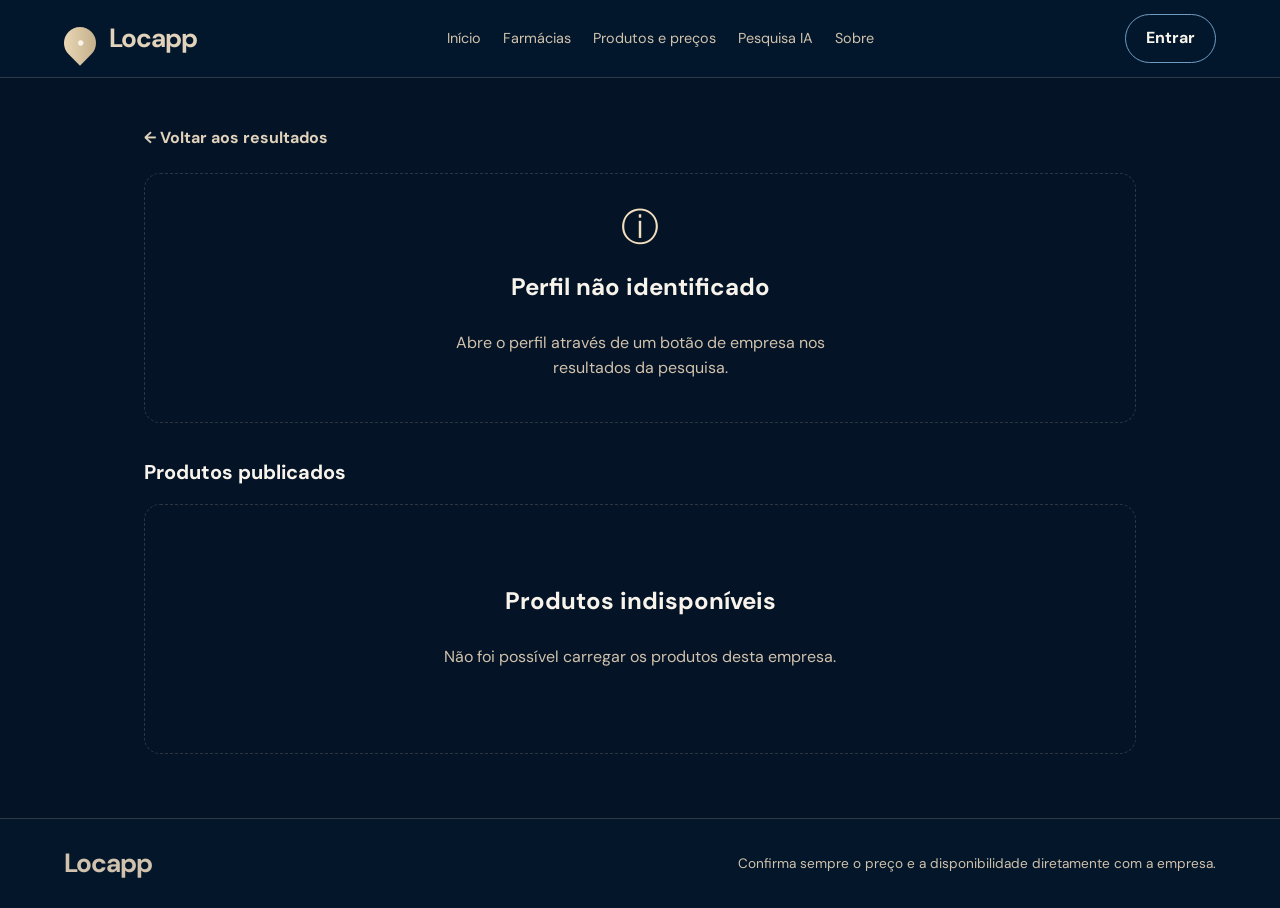
<file: pages/empresa.html>
<!DOCTYPE html>
<html lang="pt">
<head>
  <meta charset="UTF-8">
  <meta name="viewport" content="width=device-width, initial-scale=1.0">
  <meta name="theme-color" content="#041326">
  <link rel="icon" type="image/svg+xml" href="../favicon.svg?v=1">
  <link rel="alternate icon" href="../favicon.svg?v=1">
  <title>Perfil da empresa | Locapp</title>
  <link rel="stylesheet" href="../css/styles.css">
  <link rel="stylesheet" href="../css/pages.css">
  <link rel="stylesheet" href="../css/responsive.css">
  <link rel="stylesheet" href="../css/empresa.css">
</head>
<body>
  <header class="site-header">
    <a class="brand" href="../index.html"><span class="brand-pin">●</span> Locapp</a>
    <button class="menu-toggle" aria-label="Abrir menu">☰</button>
    <nav class="main-nav">
      <a href="../index.html">Início</a>
      <a href="farmacias.html">Farmácias</a>
      <a href="produtos.html">Produtos e preços</a>
      <a href="pesquisa-ia.html">Pesquisa IA</a>
      <a href="sobre.html">Sobre</a>
    </nav>
    <div class="header-actions"><a class="btn btn-outline" href="entrar.html">Entrar</a></div>
  </header>

  <main class="page-wrap company-page">
    <a class="company-back" href="javascript:history.back()">← Voltar aos resultados</a>
    <section id="company-profile" class="company-profile" aria-live="polite">
      <div class="empty-state wide"><span>⌕</span><h2>A carregar perfil…</h2><p>A consultar a empresa e os seus produtos publicados.</p></div>
    </section>
    <section class="company-products-section">
      <div class="section-heading"><h2>Produtos publicados</h2><span id="company-product-count" class="company-count"></span></div>
      <div id="company-products" class="product-grid">
        <div class="empty-state wide"><h2>A carregar produtos…</h2></div>
      </div>
    </section>
  </main>

  <footer class="site-footer"><a class="brand" href="../index.html">Locapp</a><p>Confirma sempre o preço e a disponibilidade diretamente com a empresa.</p></footer>
  <script src="../js/config.js"></script>
  <script src="../js/main.js"></script>
  <script src="../js/empresa.js"></script>
</body>
</html>
</file>
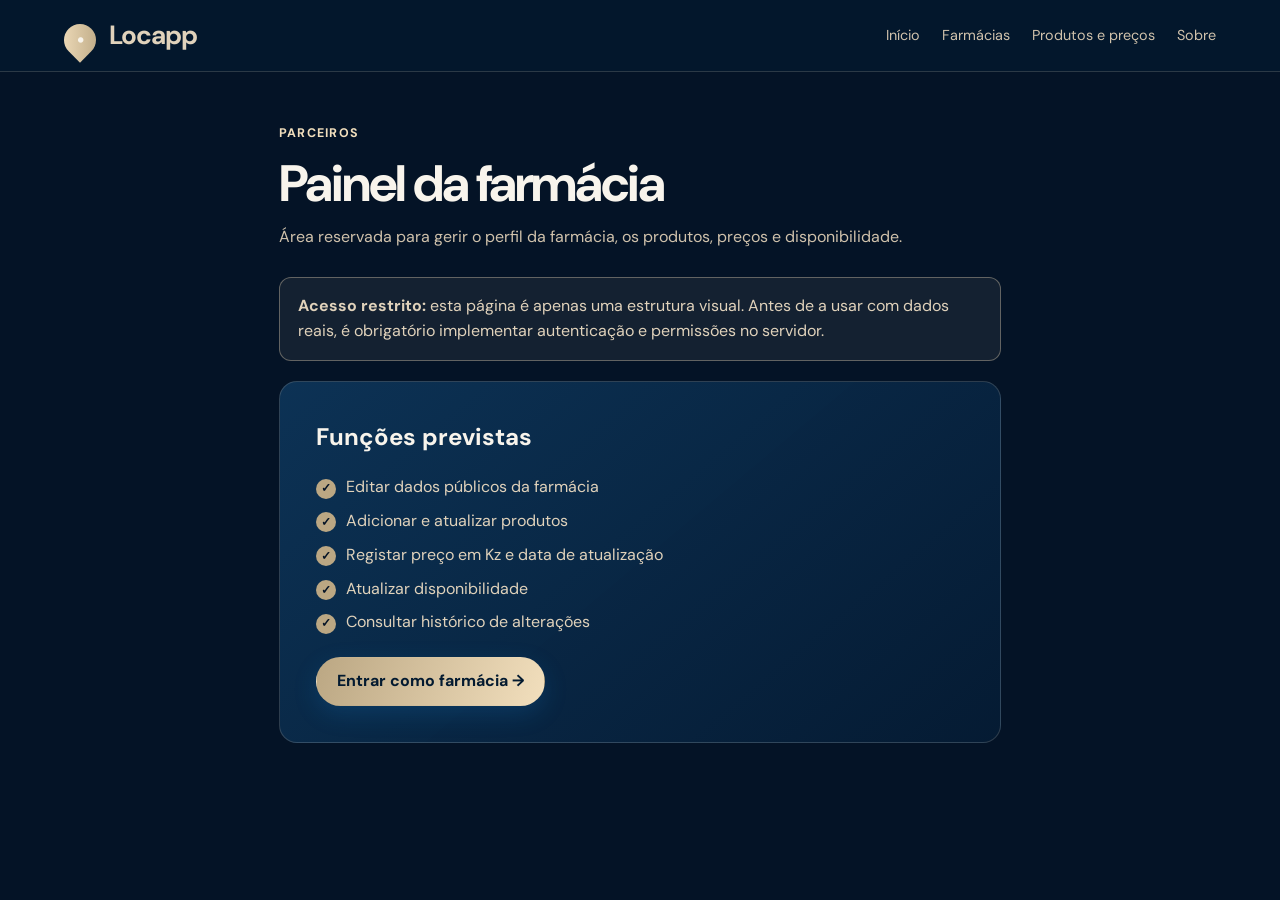
<file: pages/painel-farmacia.html>
<!DOCTYPE html>
<html lang="pt"><head><meta charset="UTF-8"><meta name="viewport" content="width=device-width, initial-scale=1.0">
  <link rel="icon" type="image/svg+xml" href="../favicon.svg?v=1">
  <link rel="alternate icon" href="../favicon.svg?v=1"><title>Painel da farmácia | Locapp</title><link rel="stylesheet" href="../css/styles.css"><link rel="stylesheet" href="../css/pages.css"><link rel="stylesheet" href="../css/responsive.css"></head><body>
<header class="site-header"><a class="brand" href="../index.html"><span class="brand-pin">●</span> Locapp</a><nav class="main-nav"><a href="../index.html">Início</a><a href="farmacias.html">Farmácias</a><a href="produtos.html">Produtos e preços</a><a href="sobre.html">Sobre</a></nav></header>
<main class="page-wrap narrow"><div class="page-intro"><span class="eyebrow">PARCEIROS</span><h1>Painel da farmácia</h1><p>Área reservada para gerir o perfil da farmácia, os produtos, preços e disponibilidade.</p></div><div class="notice"><strong>Acesso restrito:</strong> esta página é apenas uma estrutura visual. Antes de a usar com dados reais, é obrigatório implementar autenticação e permissões no servidor.</div><div class="content-card"><h2>Funções previstas</h2><ul class="check-list"><li>Editar dados públicos da farmácia</li><li>Adicionar e atualizar produtos</li><li>Registar preço em Kz e data de atualização</li><li>Atualizar disponibilidade</li><li>Consultar histórico de alterações</li></ul><a class="btn btn-blue" href="entrar.html?tipo=farmacia">Entrar como farmácia →</a></div></main><script src="../js/main.js"></script></body></html>
</file>
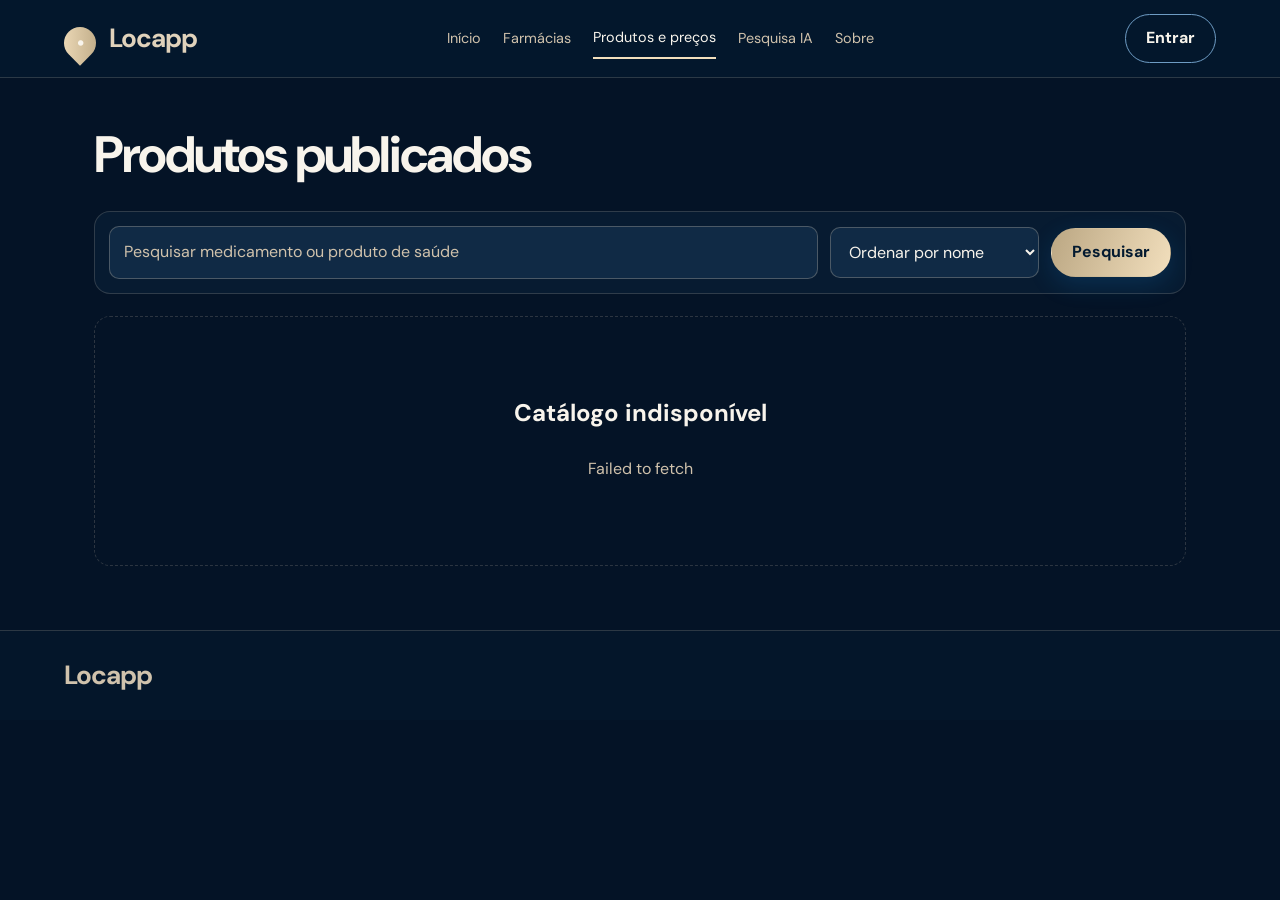
<file: pages/produtos.html>
<!DOCTYPE html>
<html lang="pt"><head><meta charset="UTF-8"><meta name="viewport" content="width=device-width, initial-scale=1.0">
  <link rel="icon" type="image/svg+xml" href="../favicon.svg?v=1">
  <link rel="alternate icon" href="../favicon.svg?v=1"><title>Produtos e preços | Locapp</title><link rel="stylesheet" href="../css/styles.css"><link rel="stylesheet" href="../css/pages.css"><link rel="stylesheet" href="../css/responsive.css"></head>
<body>
<header class="site-header"><a class="brand" href="../index.html"><span class="brand-pin">●</span> Locapp</a><button class="menu-toggle" aria-label="Abrir menu">☰</button><nav class="main-nav"><a href="../index.html">Início</a><a href="farmacias.html">Farmácias</a><a class="active" href="produtos.html">Produtos e preços</a><a href="pesquisa-ia.html">Pesquisa IA</a><a href="sobre.html">Sobre</a></nav><div class="header-actions"><a class="btn btn-outline" href="entrar.html">Entrar</a></div></header>
<main class="page-wrap"><div class="page-intro"><h1>Produtos publicados</h1></div>
<form id="product-search" class="toolbar"><input id="product-query" type="search" placeholder="Pesquisar medicamento ou produto de saúde"><select id="product-sort" aria-label="Ordenar produtos"><option value="name">Ordenar por nome</option><option value="price">Menor preço primeiro</option></select><button class="btn btn-blue">Pesquisar</button></form>
<div id="product-results" class="product-grid"></div>
</main><footer class="site-footer"><a class="brand" href="../index.html">Locapp</a></footer><script src="../js/config.js"></script><script src="../js/main.js"></script><script src="../js/produtos.js"></script></body></html>
</file>
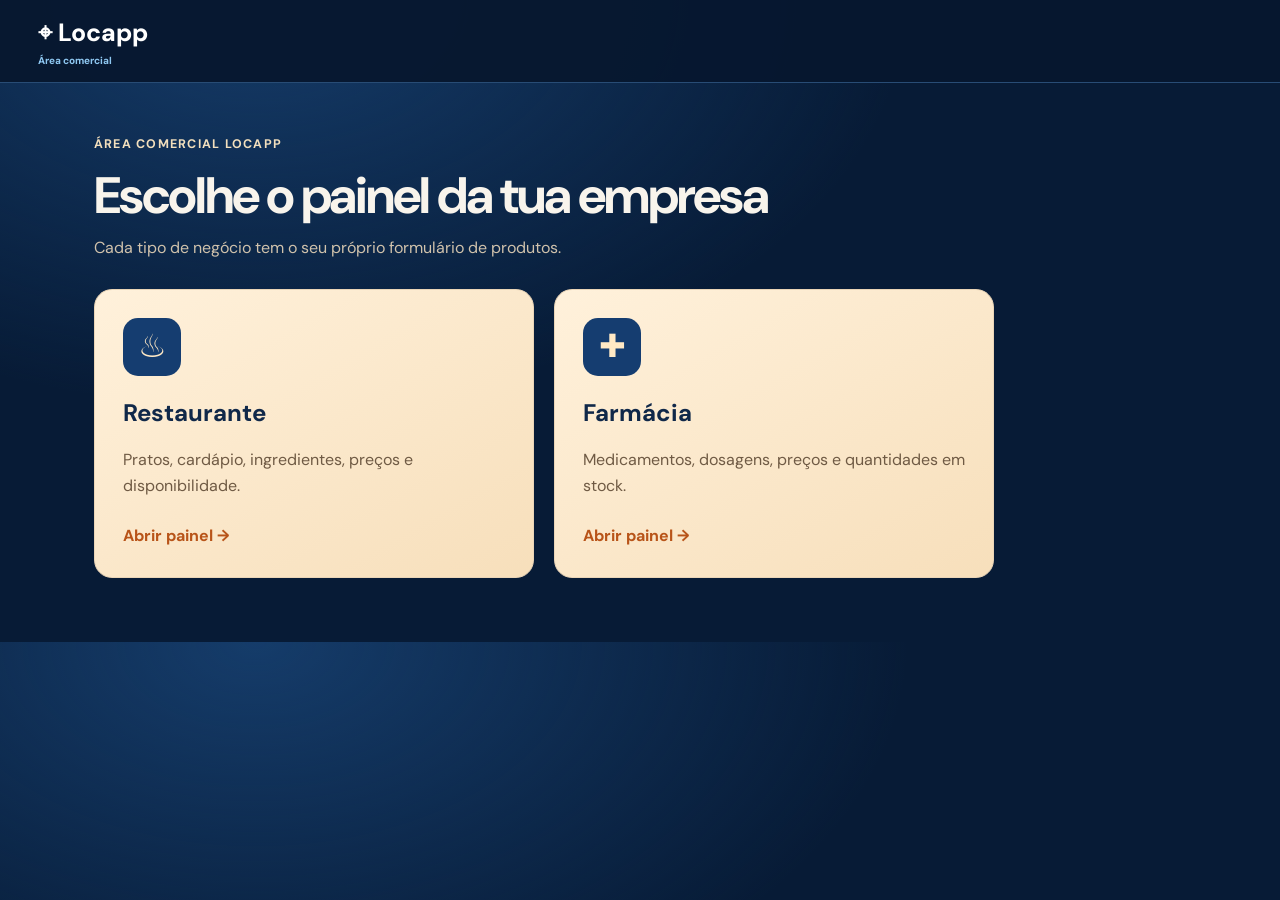
<file: pages/publicar-produtos.html>
<!doctype html><html lang="pt"><head><meta charset="utf-8"><meta name="viewport" content="width=device-width,initial-scale=1"><title>Área comercial | Locapp</title><link rel="stylesheet" href="../css/styles.css"><link rel="stylesheet" href="../css/pages.css"><link rel="stylesheet" href="../css/responsive.css"><link rel="stylesheet" href="../css/painel-vendedor.css"><style>.seller-type-grid{display:grid;grid-template-columns:repeat(2,minmax(0,1fr));gap:20px;max-width:900px}.seller-type-card{display:block;padding:28px;border:1px solid #ead5b7;border-radius:18px;background:linear-gradient(150deg,#fff1db,#f7dfbb);color:#102849;text-decoration:none}.seller-type-card>span{display:grid;place-items:center;width:58px;height:58px;border-radius:15px;background:#153d70;color:#ffe9c5;font-size:32px}.seller-type-card h2{font-size:24px;margin:18px 0 8px}.seller-type-card p{color:#6f5a44;line-height:1.6}.seller-type-card strong{display:inline-block;margin-top:10px;color:#b85419}@media(max-width:650px){.seller-type-grid{grid-template-columns:1fr}}</style></head><body class="seller-page"><header class="seller-top"><a class="seller-logo" href="../index.html">⌖ Locapp<small>Área comercial</small></a></header><main class="page-wrap"><div class="page-intro"><span class="eyebrow">ÁREA COMERCIAL LOCAPP</span><h1>Escolhe o painel da tua empresa</h1><p>Cada tipo de negócio tem o seu próprio formulário de produtos.</p></div><div class="seller-type-grid"><a class="seller-type-card" href="entrar.html?tipo=restaurante"><span>♨</span><h2>Restaurante</h2><p>Pratos, cardápio, ingredientes, preços e disponibilidade.</p><strong>Abrir painel →</strong></a><a class="seller-type-card" href="entrar.html?tipo=farmacia"><span>✚</span><h2>Farmácia</h2><p>Medicamentos, dosagens, preços e quantidades em stock.</p><strong>Abrir painel →</strong></a></div></main><script src="../js/main.js"></script></body></html>
</file>
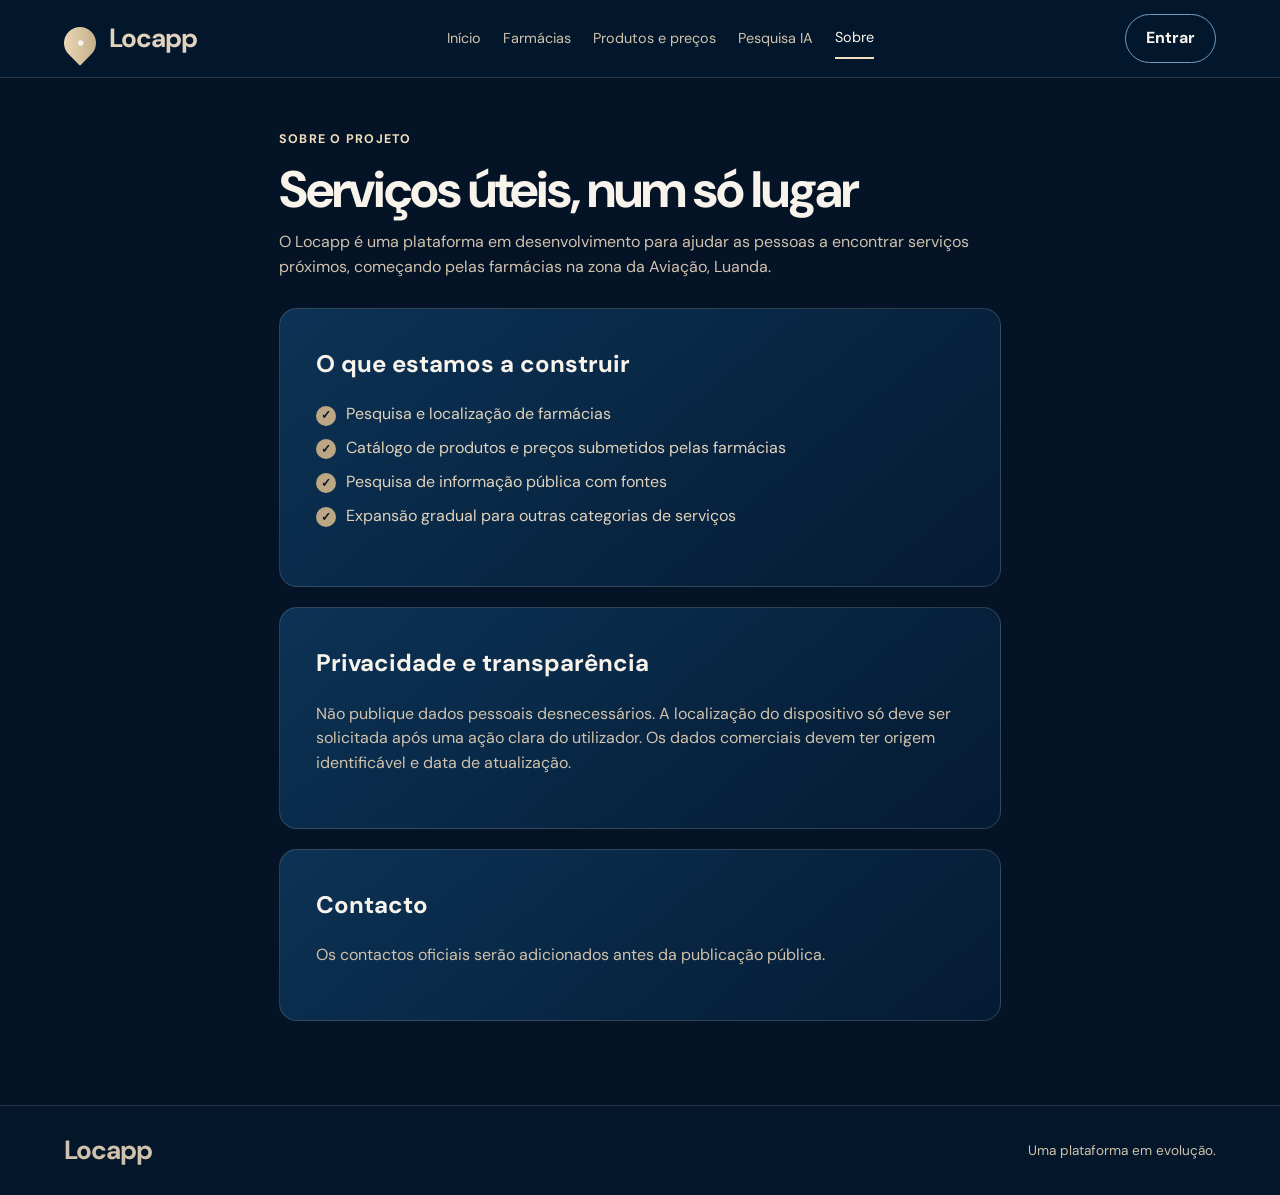
<file: pages/sobre.html>
<!DOCTYPE html>
<html lang="pt"><head><meta charset="UTF-8"><meta name="viewport" content="width=device-width, initial-scale=1.0">
  <link rel="icon" type="image/svg+xml" href="../favicon.svg?v=1">
  <link rel="alternate icon" href="../favicon.svg?v=1"><title>Sobre o Locapp</title><link rel="stylesheet" href="../css/styles.css"><link rel="stylesheet" href="../css/pages.css"><link rel="stylesheet" href="../css/responsive.css"></head><body>
<header class="site-header"><a class="brand" href="../index.html"><span class="brand-pin">●</span> Locapp</a><button class="menu-toggle" aria-label="Abrir menu">☰</button><nav class="main-nav"><a href="../index.html">Início</a><a href="farmacias.html">Farmácias</a><a href="produtos.html">Produtos e preços</a><a href="pesquisa-ia.html">Pesquisa IA</a><a class="active" href="sobre.html">Sobre</a></nav><div class="header-actions"><a class="btn btn-outline" href="entrar.html">Entrar</a></div></header>
<main class="page-wrap narrow"><div class="page-intro"><span class="eyebrow">SOBRE O PROJETO</span><h1>Serviços úteis, num só lugar</h1><p>O Locapp é uma plataforma em desenvolvimento para ajudar as pessoas a encontrar serviços próximos, começando pelas farmácias na zona da Aviação, Luanda.</p></div>
<section class="content-card"><h2>O que estamos a construir</h2><ul class="check-list"><li>Pesquisa e localização de farmácias</li><li>Catálogo de produtos e preços submetidos pelas farmácias</li><li>Pesquisa de informação pública com fontes</li><li>Expansão gradual para outras categorias de serviços</li></ul></section>
<section class="content-card" id="privacidade"><h2>Privacidade e transparência</h2><p>Não publique dados pessoais desnecessários. A localização do dispositivo só deve ser solicitada após uma ação clara do utilizador. Os dados comerciais devem ter origem identificável e data de atualização.</p></section>
<section class="content-card" id="contacto"><h2>Contacto</h2><p>Os contactos oficiais serão adicionados antes da publicação pública.</p></section></main><footer class="site-footer"><a class="brand" href="../index.html">Locapp</a><p>Uma plataforma em evolução.</p></footer><script src="../js/main.js"></script></body></html>
</file>
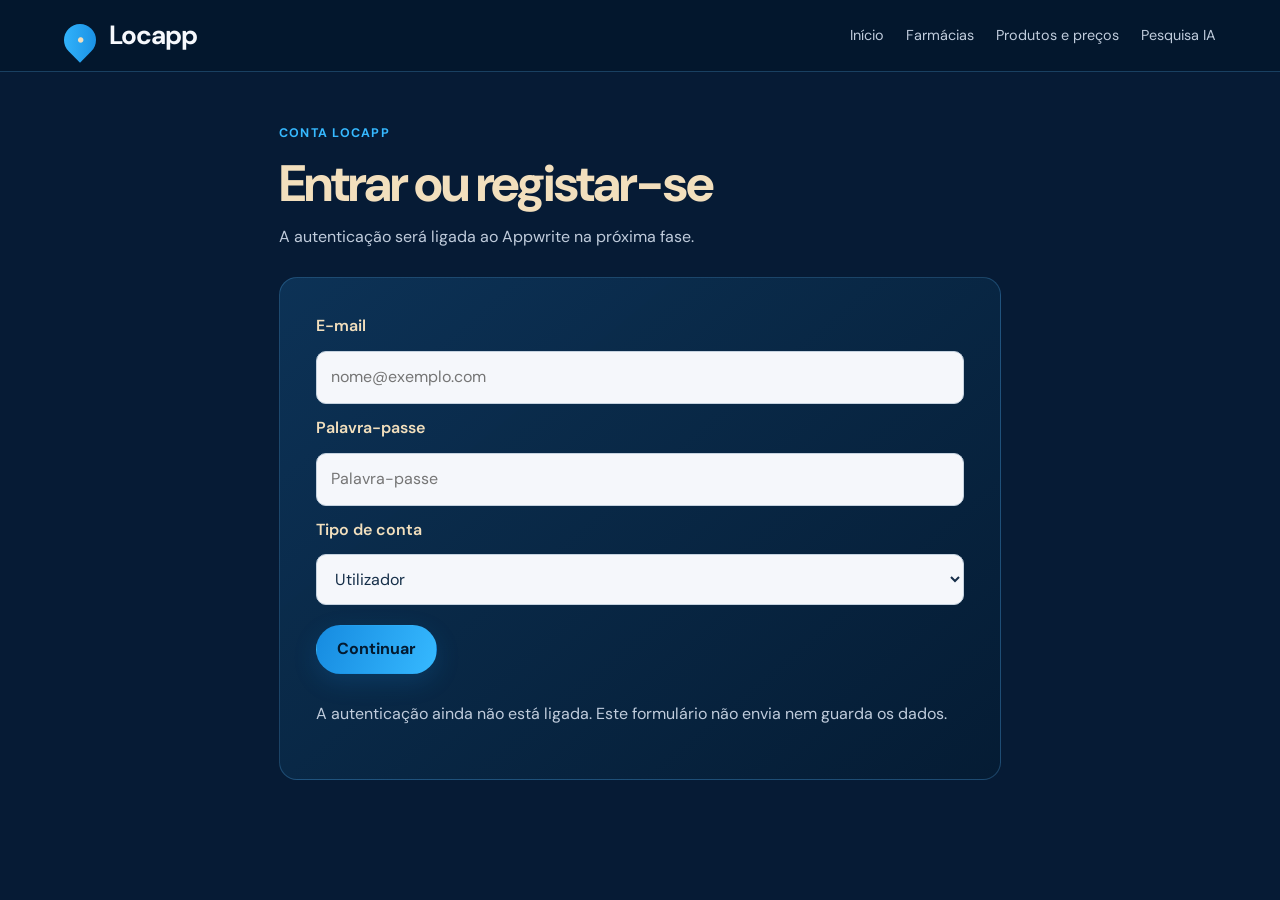
<file: BACKUP/pages/entrar.html>
<!DOCTYPE html>
<html lang="pt"><head><meta charset="UTF-8"><meta name="viewport" content="width=device-width, initial-scale=1.0"><title>Entrar | Locapp</title><link rel="stylesheet" href="../css/styles.css"><link rel="stylesheet" href="../css/pages.css"><link rel="stylesheet" href="../css/responsive.css"></head><body>
<header class="site-header"><a class="brand" href="../index.html"><span class="brand-pin">●</span> Locapp</a><nav class="main-nav"><a href="../index.html">Início</a><a href="farmacias.html">Farmácias</a><a href="produtos.html">Produtos e preços</a><a href="pesquisa-ia.html">Pesquisa IA</a></nav></header>
<main class="page-wrap narrow"><div class="page-intro"><span class="eyebrow">CONTA LOCAPP</span><h1>Entrar ou registar-se</h1><p>A autenticação será ligada ao Appwrite na próxima fase.</p></div>
<div class="content-card"><form id="auth-placeholder-form" class="stack-form"><label for="email">E-mail</label><input id="email" type="email" placeholder="nome@exemplo.com" required><label for="password">Palavra-passe</label><input id="password" type="password" placeholder="Palavra-passe" required><label for="account-type">Tipo de conta</label><select id="account-type"><option value="utilizador">Utilizador</option><option value="farmacia">Farmácia parceira</option></select><button class="btn btn-blue" type="submit">Continuar</button><p id="auth-message" class="muted" aria-live="polite">A autenticação ainda não está ligada. Este formulário não envia nem guarda os dados.</p></form></div></main><script src="../js/main.js"></script><script src="../js/auth.js"></script></body></html>
</file>
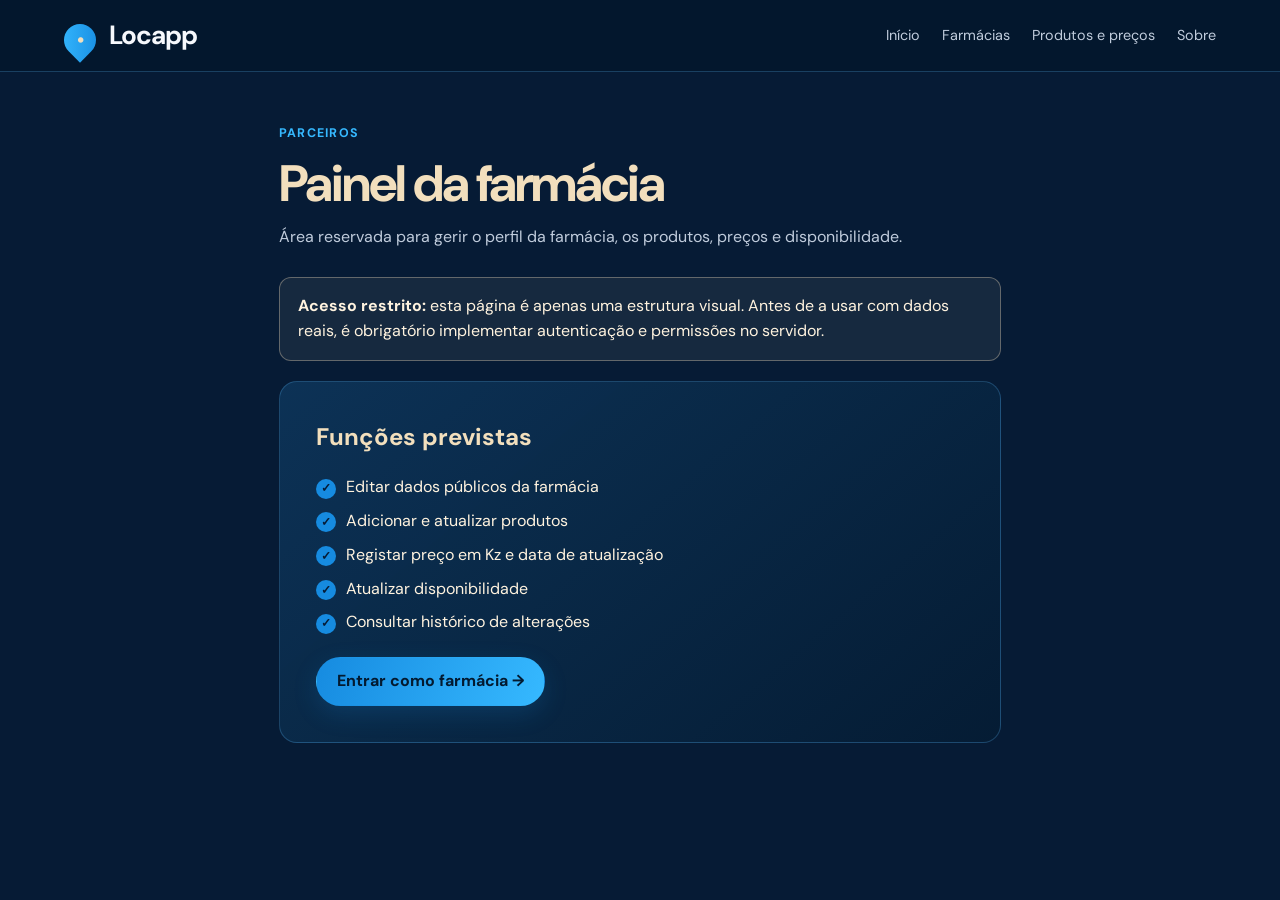
<file: BACKUP/pages/painel-farmacia.html>
<!DOCTYPE html>
<html lang="pt"><head><meta charset="UTF-8"><meta name="viewport" content="width=device-width, initial-scale=1.0"><title>Painel da farmácia | Locapp</title><link rel="stylesheet" href="../css/styles.css"><link rel="stylesheet" href="../css/pages.css"><link rel="stylesheet" href="../css/responsive.css"></head><body>
<header class="site-header"><a class="brand" href="../index.html"><span class="brand-pin">●</span> Locapp</a><nav class="main-nav"><a href="../index.html">Início</a><a href="farmacias.html">Farmácias</a><a href="produtos.html">Produtos e preços</a><a href="sobre.html">Sobre</a></nav></header>
<main class="page-wrap narrow"><div class="page-intro"><span class="eyebrow">PARCEIROS</span><h1>Painel da farmácia</h1><p>Área reservada para gerir o perfil da farmácia, os produtos, preços e disponibilidade.</p></div><div class="notice"><strong>Acesso restrito:</strong> esta página é apenas uma estrutura visual. Antes de a usar com dados reais, é obrigatório implementar autenticação e permissões no servidor.</div><div class="content-card"><h2>Funções previstas</h2><ul class="check-list"><li>Editar dados públicos da farmácia</li><li>Adicionar e atualizar produtos</li><li>Registar preço em Kz e data de atualização</li><li>Atualizar disponibilidade</li><li>Consultar histórico de alterações</li></ul><a class="btn btn-blue" href="entrar.html?tipo=farmacia">Entrar como farmácia →</a></div></main><script src="../js/main.js"></script></body></html>
</file>
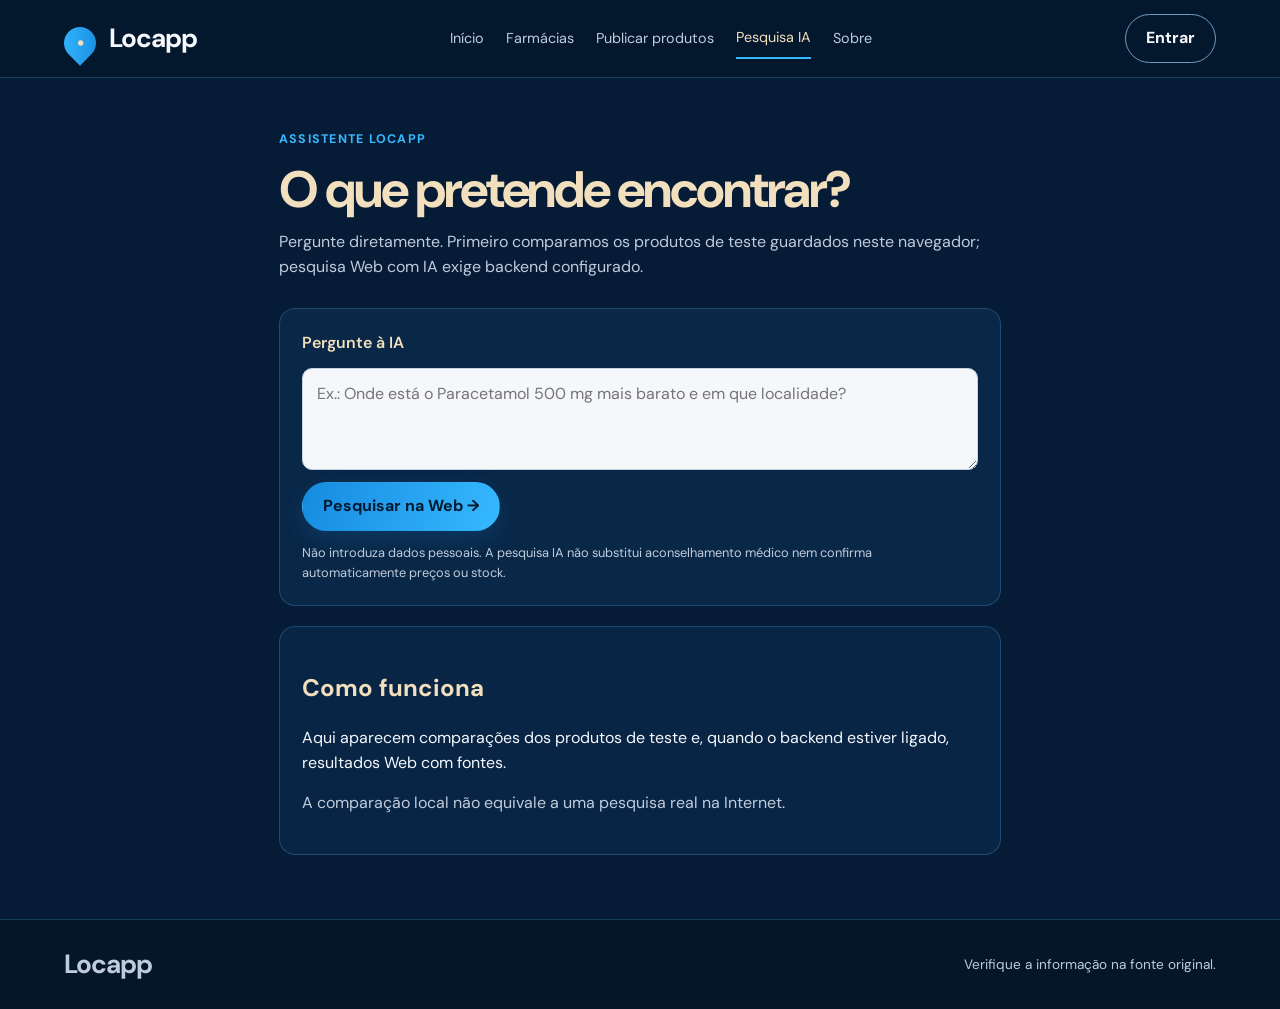
<file: BACKUP/pages/pesquisa-ia.html>
<!DOCTYPE html>
<html lang="pt"><head><meta charset="UTF-8"><meta name="viewport" content="width=device-width, initial-scale=1.0"><title>Pesquisa inteligente | Locapp</title><link rel="stylesheet" href="../css/styles.css"><link rel="stylesheet" href="../css/pages.css"><link rel="stylesheet" href="../css/responsive.css"></head>
<body>
<header class="site-header"><a class="brand" href="../index.html"><span class="brand-pin">●</span> Locapp</a><button class="menu-toggle" aria-label="Abrir menu">☰</button><nav class="main-nav"><a href="../index.html">Início</a><a href="farmacias.html">Farmácias</a><a href="publicar-produtos.html">Publicar produtos</a><a class="active" href="pesquisa-ia.html">Pesquisa IA</a><a href="sobre.html">Sobre</a></nav><div class="header-actions"><a class="btn btn-outline" href="entrar.html">Entrar</a></div></header>
<main class="page-wrap narrow"><div class="page-intro"><span class="eyebrow">ASSISTENTE LOCAPP</span><h1>O que pretende encontrar?</h1><p>Pergunte diretamente. Primeiro comparamos os produtos de teste guardados neste navegador; pesquisa Web com IA exige backend configurado.</p></div>
<form id="ai-search-form" class="ai-search-box"><label for="ai-query">Pergunte à IA</label><textarea id="ai-query" rows="3" placeholder="Ex.: Onde está o Paracetamol 500 mg mais barato e em que localidade?" required></textarea><button class="btn btn-blue" type="submit">Pesquisar na Web →</button><p class="fine-print">Não introduza dados pessoais. A pesquisa IA não substitui aconselhamento médico nem confirma automaticamente preços ou stock.</p></form>
<section id="ai-response" class="ai-response" aria-live="polite"><h2>Como funciona</h2><p>Aqui aparecem comparações dos produtos de teste e, quando o backend estiver ligado, resultados Web com fontes.</p><p class="muted">A comparação local não equivale a uma pesquisa real na Internet.</p></section>
</main><footer class="site-footer"><a class="brand" href="../index.html">Locapp</a><p>Verifique a informação na fonte original.</p></footer><script src="../js/config.js"></script><script src="../js/main.js"></script><script src="../js/pesquisa-ia.js"></script></body></html>
</file>
<file: css/styles.css>
@import url('https://fonts.googleapis.com/css2?family=DM+Sans:wght@400;500;600;700&display=swap');
:root{--navy:#061b35;--navy-2:#092747;--panel:#0b2d50;--blue:#168be0;--blue-bright:#36b9ff;--beige:#f2dfbd;--beige-soft:#fff3df;--white:#f6f8fc;--muted:#c0ccdc;--line:rgba(82,169,231,.28);--shadow:0 18px 50px rgba(0,0,0,.22)}
*{box-sizing:border-box}html{scroll-behavior:smooth}body{margin:0;background:var(--navy);color:var(--white);font-family:'DM Sans',Arial,sans-serif;line-height:1.55}a{color:inherit;text-decoration:none}button,input,textarea,select{font:inherit}button,a,input,textarea,select{outline-color:var(--blue-bright)}.site-header{height:auto;min-height:72px;padding:14px clamp(20px,5vw,76px);display:flex;align-items:center;justify-content:space-between;gap:24px;background:rgba(4,23,45,.96);border-bottom:1px solid var(--line);position:relative;z-index:20}.brand{font-size:1.65rem;font-weight:700;letter-spacing:-.04em;white-space:nowrap}.brand-pin{display:inline-grid;place-items:center;width:32px;height:32px;border-radius:50% 50% 50% 0;transform:rotate(-45deg);background:linear-gradient(135deg,var(--blue-bright),var(--blue));color:var(--beige);font-size:.8rem;margin-right:8px}.main-nav,.header-actions{display:flex;align-items:center;gap:22px}.main-nav a{font-size:.9rem;color:var(--muted);padding:8px 0}.main-nav a:hover,.main-nav a.active{color:var(--beige)}.main-nav a.active{border-bottom:2px solid var(--blue-bright)}.btn{border:1px solid transparent;border-radius:999px;padding:11px 20px;display:inline-flex;align-items:center;justify-content:center;gap:10px;font-weight:700;cursor:pointer;transition:transform .18s,filter .18s}.btn:hover{transform:translateY(-1px);filter:brightness(1.08)}.btn-blue{background:linear-gradient(110deg,var(--blue),var(--blue-bright));color:#031a30;box-shadow:0 8px 25px rgba(22,139,224,.18)}.btn-beige{background:var(--beige);color:var(--navy)}.btn-outline{border-color:#6e9cc4;color:var(--white);background:transparent}.menu-toggle{display:none;background:none;border:0;color:var(--white);font-size:1.5rem}.hero{position:relative;min-height:365px;overflow:hidden;display:flex;align-items:center;padding:48px clamp(22px,5vw,76px);border-bottom:1px solid var(--line);isolation:isolate}.hero-map{position:absolute;inset:0;z-index:-3;background:#08284a}.hero-map:after{content:"";position:absolute;inset:0;background-image:linear-gradient(rgba(10,91,145,.16) 1px,transparent 1px),linear-gradient(90deg,rgba(10,91,145,.16) 1px,transparent 1px);background-size:36px 36px;transform:perspective(400px) rotateX(12deg) scale(1.2);opacity:.7}.hero-shade{position:absolute;inset:0;z-index:-2;background:linear-gradient(90deg,#061b35 0%,rgba(6,27,53,.97) 32%,rgba(6,27,53,.58) 68%,rgba(6,27,53,.62) 100%)}.hero-content{max-width:670px;z-index:1}.eyebrow{display:inline-block;color:var(--blue-bright);font-size:.78rem;font-weight:700;letter-spacing:.1em;text-transform:uppercase;margin-bottom:12px}.hero h1{font-size:clamp(2.4rem,4.4vw,4.25rem);line-height:1.06;letter-spacing:-.05em;margin:0 0 16px}.hero h1 span{color:var(--blue-bright)}.hero p{max-width:550px;color:var(--beige-soft);margin:0 0 20px}.search-bar{display:flex;gap:8px;max-width:690px;padding:8px;background:#f6f8fc;border-radius:18px;box-shadow:var(--shadow)}.search-bar input{min-width:0;flex:1;border:0;background:transparent;color:#17314d;padding:10px 12px}.search-bar input+input{max-width:190px;border-left:1px solid #d8e0e9}.search-bar .btn{white-space:nowrap}.small-note{font-size:.82rem!important;margin-top:12px!important}.status-dot{display:inline-block;width:9px;height:9px;border-radius:50%;background:#6ddca9;margin-right:8px}.hero-card{position:absolute;right:clamp(22px,5vw,76px);top:50%;transform:translateY(-50%);width:260px;padding:22px;border:1px solid #1672ae;background:rgba(5,31,58,.92);border-radius:20px;box-shadow:var(--shadow)}.round-icon{display:grid;place-items:center;width:44px;height:44px;background:#123e66;border-radius:50%;font-size:1.6rem;color:var(--blue-bright)}.hero-card h2{font-size:1.05rem;color:var(--beige);margin:12px 0 6px}.hero-card p{font-size:.86rem;margin:0 0 14px}.card-link{border-top:1px solid var(--line);padding-top:13px;display:flex;justify-content:space-between;color:var(--beige);font-size:.87rem}.section{padding:30px clamp(22px,5vw,76px)}.section-heading{display:flex;align-items:center;justify-content:space-between;gap:16px;margin-bottom:16px}.section-heading h2{font-size:1.25rem;margin:0;color:var(--beige)}.muted{color:var(--muted)}.category-grid{display:grid;grid-template-columns:repeat(8,minmax(0,1fr));gap:12px}.category-card{min-height:124px;border:1px solid var(--line);border-radius:14px;background:linear-gradient(150deg,rgba(18,56,91,.9),rgba(5,29,54,.9));display:flex;align-items:center;justify-content:center;flex-direction:column;text-align:center;padding:12px;gap:6px}.category-icon{font-size:1.8rem;color:var(--beige)}.category-card strong{font-size:.86rem}.category-card small{border-radius:99px;background:#183c5c;color:var(--beige);padding:3px 12px;font-size:.72rem}.category-active{border-color:var(--blue-bright);box-shadow:inset 0 0 0 1px var(--blue-bright);background:linear-gradient(145deg,#124d7e,#0b2c4e)}.category-active .category-icon{color:var(--blue-bright)}.category-active small{background:var(--blue);color:#041c34}.future{opacity:.85}.feature-layout{display:grid;grid-template-columns:1.65fr 1fr;gap:18px;padding-top:0;padding-bottom:44px}.feature-panel,.benefits-panel,.content-card{border:1px solid var(--line);border-radius:18px;background:linear-gradient(140deg,rgba(13,52,88,.94),rgba(5,28,52,.96));padding:clamp(22px,3vw,36px)}.feature-panel h2{font-size:clamp(1.7rem,3vw,2.4rem);margin:0 0 10px;color:var(--beige)}.feature-panel p,.benefits-panel p{color:var(--muted)}.check-list{list-style:none;padding:0;margin:20px 0 24px}.check-list li{margin:9px 0;color:var(--beige-soft)}.check-list li:before{content:"✓";display:inline-grid;place-items:center;background:var(--blue);color:var(--navy);width:20px;height:20px;border-radius:50%;font-size:.75rem;font-weight:700;margin-right:10px}.benefits-panel h2,.benefits-panel h3{color:var(--beige)}.benefits-panel hr{border:0;border-top:1px solid var(--line);margin:22px 0}.text-link{color:var(--blue-bright);font-weight:700}.site-footer{display:flex;align-items:center;justify-content:space-between;gap:20px;padding:24px clamp(22px,5vw,76px);background:#04162a;border-top:1px solid var(--line);color:var(--muted);font-size:.85rem}.site-footer p{margin:0}.site-footer div{display:flex;gap:18px}.site-footer a:hover{color:var(--beige)}.sr-only{position:absolute;width:1px;height:1px;padding:0;margin:-1px;overflow:hidden;clip:rect(0,0,0,0);white-space:nowrap;border:0}

/* =========================================
   BOTÃO DE PERFIL DO UTILIZADOR
   ========================================= */
.ai-map-header{
  display: none;
}
.user-profile-button {
  width: 44px;
  height: 44px;
  display: inline-flex;
  align-items: center;
  justify-content: center;
  flex-shrink: 0;

  color: #b9dcff;
  background: rgba(82, 159, 230, 0.10);
  border: 1px solid rgba(126, 190, 255, 0.35);
  border-radius: 50%;

  text-decoration: none;
  cursor: pointer;

  transition:
    color 220ms ease,
    background-color 220ms ease,
    border-color 220ms ease,
    box-shadow 220ms ease,
    transform 220ms ease;
}

.user-profile-button:hover {
  color: #ffffff;
  background: #287cc1;
  border-color: #72baff;
  box-shadow: 0 0 18px rgba(64, 157, 239, 0.28);
  transform: translateY(-2px);
}

.user-profile-button:focus-visible {
  outline: 3px solid #9ed2ff;
  outline-offset: 3px;
}

.user-profile-icon {
  display: block;
  width: 23px;
  height: 23px;
}

@media (max-width: 480px) {
  .user-profile-button {
    width: 40px;
    height: 40px;
  }

  .user-profile-icon {
    width: 21px;
    height: 21px;
  }
}


/* Paleta global Locapp: azul-marinho profundo, texto bege e destaques claros. */
:root {
  --navy: #041326;
  --navy-2: #071b31;
  --panel: #0a2038;
  --blue: #bba783;
  --blue-bright: #f2dfbd;
  --beige: #f8f4ec;
  --beige-soft: #e0d2bb;
  --white: #f8f4ec;
  --muted: #d0c2ac;
  --line: rgba(224, 210, 187, .18);
  --shadow: 0 18px 50px rgba(0, 5, 16, .34);
}
body { background-color: #041326; color: #e0d2bb; }
</file>
<file: css/pages.css>
/* Componentes partilhados pelas páginas internas */
.page-wrap{max-width:1220px;margin:0 auto;padding:48px clamp(20px,5vw,64px) 64px}.page-wrap.narrow{max-width:850px}.page-intro{margin-bottom:28px}.page-intro h1{font-size:clamp(2rem,4vw,3.25rem);line-height:1.12;letter-spacing:-.04em;color:var(--beige);margin:0 0 12px}.page-intro p{max-width:760px;color:var(--muted);margin:0}.toolbar{display:flex;align-items:center;gap:12px;margin:22px 0;padding:14px;border:1px solid var(--line);background:var(--navy-2);border-radius:16px}.toolbar input[type=search],.toolbar select,.stack-form input,.stack-form select,.ai-search-box textarea{background:#f5f7fb;color:#152e48;border:1px solid #c5d2df;border-radius:10px;padding:13px 14px;min-width:0}.toolbar input[type=search]{flex:1}.toolbar select{max-width:230px}.check-control{display:flex;align-items:center;gap:8px;white-space:nowrap;color:var(--beige)}.map-results{display:grid;grid-template-columns:1.15fr 1fr;gap:18px}.map-panel{height:440px;min-height:300px;border:1px solid var(--line);border-radius:16px;background:#0b2d50;overflow:hidden}.results-panel{padding:20px;border:1px solid var(--line);border-radius:16px;background:var(--navy-2)}.results-panel h2,.content-card h2{color:var(--beige);margin-top:0}.empty-state{min-height:250px;display:flex;flex-direction:column;align-items:center;justify-content:center;text-align:center;padding:24px;color:var(--muted)}.empty-state span{font-size:2.4rem;color:var(--blue-bright)}.empty-state h3,.empty-state h2{color:var(--beige);margin:10px 0}.empty-state p{max-width:420px}.wide{grid-column:1/-1;border:1px dashed var(--line);border-radius:16px}.product-grid{display:grid;grid-template-columns:repeat(3,minmax(0,1fr));gap:16px}.notice{padding:16px 18px;border:1px solid rgba(242,223,189,.35);border-radius:12px;background:rgba(242,223,189,.07);color:var(--beige-soft);margin:20px 0}.ai-search-box,.content-card{margin:20px 0}.ai-search-box{display:flex;flex-direction:column;gap:12px;padding:22px;border:1px solid var(--line);border-radius:16px;background:var(--navy-2)}.ai-search-box label,.stack-form label{color:var(--beige);font-weight:600}.ai-search-box textarea{resize:vertical;width:100%}.ai-search-box .btn{align-self:flex-start}.fine-print{font-size:.8rem;color:var(--muted);margin:0}.ai-response{border:1px solid var(--line);border-radius:16px;padding:22px;background:rgba(11,45,80,.6)}.ai-response h2{color:var(--beige)}.stack-form{display:flex;flex-direction:column;gap:12px}.stack-form .btn{align-self:flex-start;margin-top:8px}.content-card p{color:var(--muted)}.content-card .check-list{margin-bottom:22px}
\n.hero-actions{display:flex;gap:12px;align-items:center;flex-wrap:wrap;margin-top:10px}.map-locate{margin-top:8px;background:rgba(5,29,54,.75)}.publish-layout{display:grid;grid-template-columns:1fr 1fr;gap:18px}.demo-list,.comparison-list{display:grid;gap:12px;margin:18px 0}.demo-product{padding:16px;border:1px solid var(--line);border-radius:12px;background:rgba(4,23,45,.6)}.demo-product h3{color:var(--beige);margin:0 0 6px}.demo-product p{margin:5px 0;color:var(--muted)}.comparison-price{font-size:1.2rem;font-weight:700;color:var(--blue-bright)!important}.demo-product small{color:var(--beige)}.comparison-summary{padding:16px;border-radius:12px;background:rgba(22,139,224,.12);border:1px solid var(--line);color:var(--beige-soft)}
/* ===== TRANSIÇÃO PARA O MAPA EM ECRÃ INTEIRO ===== */

.map-screen {
  display: none;
}

.map-screen.is-active {
  display: block;
  position: fixed;
  inset: 0;
  width: 100%;
  height: 100%;
  height: 100dvh;
  z-index: 99999;
  overflow: hidden;
  background: #071b36;
}

body.map-screen-open {
  overflow: hidden;
}

.map-screen-header {
  position: absolute;
  top: 0;
  left: 0;
  right: 0;
  z-index: 100002;
  display: flex;
  justify-content: space-between;
  align-items: center;
  gap: 12px;
  padding: 14px 18px;
  background: rgba(7, 27, 54, 0.94);
  border-bottom: 1px solid rgba(54, 185, 255, 0.35);
  backdrop-filter: blur(10px);
}

.map-screen-brand {
  display: flex;
  align-items: center;
  gap: 10px;
  color: #f2dfbd;
  font-weight: 800;
  letter-spacing: 1px;
}

.map-screen-brand small {
  display: block;
  margin-top: 3px;
  font-size: 11px;
  font-weight: 400;
  letter-spacing: 0;
  color: #a9dfff;
}

.map-brand-icon {
  display: grid;
  place-items: center;
  width: 38px;
  height: 38px;
  border-radius: 12px;
  background: #36b9ff;
  color: #071b36;
  font-size: 22px;
}

.map-close-button {
  display: flex;
  align-items: center;
  gap: 8px;
  padding: 11px 15px;
  border: 1px solid #36b9ff;
  border-radius: 10px;
  background: #102f51;
  color: #fff;
  font-size: 14px;
  font-weight: 700;
  cursor: pointer;
}

.map-close-button:hover {
  background: #36b9ff;
  color: #071b36;
}

.fullscreen-map {
  position: absolute;
  inset: 0;
  width: 100%;
  height: 100%;
  background: #dbe7ec;
  z-index: 0;
}

.map-screen-controls {
  position: absolute;
  z-index: 100001;
  left: 16px;
  bottom: 24px;
  max-width: calc(100% - 32px);
  padding: 12px;
  border: 1px solid rgba(54, 185, 255, 0.35);
  border-radius: 14px;
  background: rgba(7, 27, 54, 0.94);
  color: #f2dfbd;
  box-shadow: 0 8px 25px rgba(0, 0, 0, 0.22);
}

.map-screen-controls button {
  padding: 11px 14px;
  border: 0;
  border-radius: 8px;
  background: #36b9ff;
  color: #071b36;
  font-weight: 700;
  cursor: pointer;
}

.map-screen-controls p {
  margin: 8px 0 0;
  font-size: 12px;
}

@media (max-width: 480px) {
  .map-screen-header {
    padding: 10px;
  }

  .map-screen-brand {
    font-size: 13px;
  }

  .map-close-button {
    padding: 10px;
    font-size: 12px;
  }
}
/* =========================================
   LOCAPP — TRANSIÇÃO SUAVE DO MAPA
   ========================================= */

.map-screen {
  display: block;
  position: fixed;
  inset: 0;
  width: 100%;
  height: 100vh;
  height: 100dvh;
  z-index: 99999;
  overflow: hidden;
  background: #071b36;

  /* Estado fechado */
  visibility: hidden;
  opacity: 0;
  clip-path: inset(48% 48% 48% 48% round 24px);
  transform: scale(0.96);

  transition:
    opacity 450ms ease,
    clip-path 650ms cubic-bezier(0.22, 1, 0.36, 1),
    transform 650ms cubic-bezier(0.22, 1, 0.36, 1),
    visibility 0s linear 650ms;

  pointer-events: none;
}

.map-screen.is-active {
  visibility: visible;
  opacity: 1;
  clip-path: inset(0 0 0 0 round 0);
  transform: scale(1);
  pointer-events: auto;

  transition:
    opacity 450ms ease,
    clip-path 650ms cubic-bezier(0.22, 1, 0.36, 1),
    transform 650ms cubic-bezier(0.22, 1, 0.36, 1),
    visibility 0s;
}

.fullscreen-map {
  position: absolute;
  inset: 0;
  width: 100%;
  height: 100%;
  z-index: 0;
}

.map-screen-header {
  opacity: 0;
  transform: translateY(-14px);
  transition:
    opacity 350ms ease 150ms,
    transform 350ms ease 150ms;
}

.map-screen.is-active .map-screen-header {
  opacity: 1;
  transform: translateY(0);
}

.map-screen-controls {
  opacity: 0;
  transform: translateY(18px);
  transition:
    opacity 350ms ease 200ms,
    transform 350ms ease 200ms;
}

.map-screen.is-active .map-screen-controls {
  opacity: 1;
  transform: translateY(0);
}

/* Respeitar utilizadores que preferem movimento reduzido */
@media (prefers-reduced-motion: reduce) {
  .map-screen,
  .map-screen.is-active,
  .map-screen-header,
  .map-screen-controls {
    transition: none !important;
  }
}
.map-screen {
  display: block;
  position: fixed;
  inset: 0;
  width: 100%;
  height: 100vh;
  height: 100dvh;
  z-index: 99999;
  overflow: hidden;
  background: #071b36;
  visibility: hidden;
  opacity: 0;
  clip-path: inset(48% 48% 48% 48% round 24px);
  transform: scale(0.96);
  pointer-events: none;
  transition:
    opacity 450ms ease,
    clip-path 650ms cubic-bezier(0.22, 1, 0.36, 1),
    transform 650ms cubic-bezier(0.22, 1, 0.36, 1),
    visibility 0s linear 650ms;
}

.map-screen.is-active {
  visibility: visible;
  opacity: 1;
  clip-path: inset(0 0 0 0 round 0);
  transform: scale(1);
  pointer-events: auto;
  transition:
    opacity 450ms ease,
    clip-path 650ms cubic-bezier(0.22, 1, 0.36, 1),
    transform 650ms cubic-bezier(0.22, 1, 0.36, 1),
    visibility 0s;
}
/* Catálogo ligado à API */
.catalog-product{min-width:0;padding:18px;border:1px solid var(--line);border-radius:16px;background:var(--navy-2);overflow:hidden}.catalog-product h2{font-size:1.15rem;line-height:1.35;color:var(--beige);overflow-wrap:anywhere}.catalog-product p{overflow-wrap:anywhere}.catalog-product img{display:block;width:100%;height:180px;object-fit:cover;border-radius:10px;margin-bottom:14px;background:#102f51}.catalog-location{color:var(--beige-soft)!important}.catalog-product small{color:var(--muted)}


/* Catálogo fictício de demonstração — separado dos dados reais */
.demo-catalog-banner { border-color: rgba(245,130,32,.45); }
.demo-catalog-banner .btn { margin: 4px 6px 4px 0; }
.demo-data-badge {
  display: inline-flex; align-self: flex-start; margin-bottom: 10px;
  padding: 5px 8px; border-radius: 7px;
  background: rgba(245,130,32,.14); border: 1px solid rgba(245,130,32,.45);
  color: #b85a00; font-size: 10px; font-weight: 800; letter-spacing: .7px;
}
.catalog-product .catalog-vendor { font-weight: 700; }


/* LOCAPP — acabamento da paleta azul-marinho e bege nas páginas internas */
.toolbar input[type="search"],
.toolbar select,
.stack-form input,
.stack-form select,
.ai-search-box textarea,
.stack-form textarea,
.stack-form input::placeholder,
.toolbar input::placeholder {
  background: #102a45;
  color: var(--beige);
  border-color: rgba(224,210,187,.28);
}
.toolbar input::placeholder,
.stack-form input::placeholder {
  color: var(--muted);
}
.toolbar input:focus,
.toolbar select:focus,
.stack-form input:focus,
.stack-form select:focus,
.ai-search-box textarea:focus {
  outline: 2px solid var(--blue-bright);
  outline-offset: 2px;
  border-color: var(--blue-bright);
}
.map-panel,
.map-screen,
.map-screen-controls,
.map-screen-header {
  background-color: var(--navy);
}
.map-screen-header {
  background: rgba(4,19,38,.96);
  border-bottom-color: var(--line);
}
.map-screen-brand,
.map-screen-brand small {
  color: var(--beige);
}
.map-brand-icon,
.map-screen-controls button {
  background: linear-gradient(135deg,var(--blue-bright),var(--beige-soft));
  color: var(--navy);
}
.map-close-button {
  background: var(--panel);
  border-color: var(--line);
  color: var(--beige);
}
.map-close-button:hover {
  background: var(--blue-bright);
  border-color: var(--blue-bright);
  color: var(--navy);
}
.map-screen-controls {
  border-color: var(--line);
  color: var(--beige);
  box-shadow: 0 12px 32px rgba(0,5,16,.4);
}
.demo-catalog-banner {
  border-color: rgba(224,210,187,.35);
}
.demo-data-badge {
  background: rgba(242,223,189,.10);
  border-color: rgba(224,210,187,.32);
  color: var(--beige);
}
.comparison-summary {
  background: rgba(242,223,189,.07);
  border-color: var(--line);
  color: var(--beige-soft);
}
</file>
<file: css/responsive.css>
@media(max-width:1100px){.hero-card{display:none}.category-grid{grid-template-columns:repeat(4,minmax(0,1fr))}.main-nav{gap:14px}.main-nav a{font-size:.82rem}.header-actions{gap:8px}.feature-layout{grid-template-columns:1fr 1fr}}@media(max-width:780px){.site-header{flex-wrap:wrap;gap:12px}.menu-toggle{display:block;margin-left:auto}.main-nav{display:none;order:4;width:100%;flex-direction:column;align-items:flex-start;gap:4px;padding:8px 0}.main-nav.open{display:flex}.main-nav a{width:100%;padding:10px 0}.header-actions{width:100%;order:5}.hero{padding-top:44px;padding-bottom:40px;min-height:430px}.hero h1{font-size:clamp(2.3rem,10vw,3.5rem)}.search-bar{flex-direction:column;border-radius:14px}.search-bar input+input{border-left:0;border-top:1px solid #d8e0e9;max-width:none}.search-bar .btn{width:100%}.section-heading{align-items:flex-start;flex-direction:column}.category-grid{grid-template-columns:repeat(2,minmax(0,1fr))}.feature-layout{grid-template-columns:1fr}.site-footer{align-items:flex-start;flex-direction:column}.site-footer div{flex-wrap:wrap}.toolbar{align-items:stretch;flex-direction:column}.toolbar select{max-width:none}.map-results{grid-template-columns:1fr}.map-panel{height:330px}.product-grid{grid-template-columns:1fr 1fr}}@media(max-width:460px){.brand{font-size:1.4rem}.header-actions .btn{flex:1;padding:10px 12px;font-size:.82rem}.page-wrap{padding-top:34px}.category-grid{gap:8px}.category-card{min-height:115px;padding:8px}.product-grid{grid-template-columns:1fr}.feature-panel,.benefits-panel{padding:22px}}
\n@media(max-width:780px){.publish-layout{grid-template-columns:1fr}.hero-actions{align-items:stretch}.hero-actions .btn{width:100%}}\n
</file>
<file: css/empresa.css>
.company-page{max-width:1120px}
.company-back{display:inline-flex;align-items:center;gap:8px;color:var(--beige-soft);font-weight:700;margin:0 0 22px}
.company-back:hover{color:var(--blue-bright)}
.company-hero{padding:clamp(20px,4vw,34px);border:1px solid var(--line);border-radius:20px;background:linear-gradient(145deg,rgba(13,52,88,.96),rgba(5,28,52,.98));box-shadow:var(--shadow)}
.company-identity{display:flex;align-items:center;gap:20px;min-width:0}
.company-logo{width:104px;height:104px;flex:0 0 104px;object-fit:cover;border-radius:20px;border:1px solid var(--line);background:#0a2038}
.company-logo-placeholder{width:104px;height:104px;flex:0 0 104px;display:grid;place-items:center;border-radius:20px;background:rgba(22,139,224,.13);border:1px solid var(--line);font-size:2.4rem}
.company-heading{min-width:0}
.company-heading .eyebrow{margin-bottom:6px}
.company-heading h1{margin:0;color:var(--beige);font-size:clamp(1.8rem,4vw,2.8rem);line-height:1.12;overflow-wrap:anywhere}
.company-type{margin:8px 0 0;color:var(--muted);text-transform:capitalize}
.company-details{display:grid;grid-template-columns:repeat(2,minmax(0,1fr));gap:12px;margin-top:26px}
.company-detail{display:flex;align-items:flex-start;gap:11px;padding:13px;border:1px solid var(--line);border-radius:12px;background:rgba(4,19,38,.4);min-width:0}
.company-detail-icon{font-size:1.15rem;color:var(--blue-bright)}
.company-detail small,.company-detail strong{display:block;overflow-wrap:anywhere}
.company-detail small{color:var(--muted);font-size:.78rem;margin-bottom:3px}
.company-detail strong{color:var(--beige-soft);font-size:.95rem}
.company-actions{display:flex;flex-wrap:wrap;gap:10px;margin-top:22px}
.company-products-section{margin-top:34px}
.company-products-section .section-heading{align-items:center}
.company-products-section .section-heading h2{color:var(--beige);margin:0}
.company-count{color:var(--muted);font-size:.9rem}
.company-product{margin:0;min-width:0}
.company-product h3{color:var(--beige);margin:0 0 8px;overflow-wrap:anywhere}
.company-product-meta{font-size:.88rem}
@media(max-width:640px){
 .company-identity{align-items:flex-start;gap:14px}
 .company-logo,.company-logo-placeholder{width:72px;height:72px;flex-basis:72px;border-radius:15px}
 .company-details{grid-template-columns:1fr}
 .company-actions .btn{width:100%}
}
</file>
<file: css/painel-vendedor.css>
body.seller-page{margin:0;background:radial-gradient(ellipse at 20% 0,#153c6a,transparent 45%),#071b36;color:#fff0d8;font-family:"DM Sans",Arial,sans-serif}.seller-top{position:sticky;top:0;z-index:5;display:flex;align-items:center;gap:20px;padding:14px 3%;background:#07172ff5;border-bottom:1px solid #284c75}.seller-logo{font-size:25px;font-weight:800;color:white;text-decoration:none}.seller-logo small{display:block;font-size:10px;color:#8ec7f1}.seller-top>strong{margin:auto;font-size:18px}.seller-top button,.seller-top button{padding:10px 15px;border:1px solid #385779;border-radius:9px;background:#102e52;color:#ffecd0;cursor:pointer}.seller-layout{display:grid;grid-template-columns:245px minmax(0,1fr);gap:22px;max-width:1700px;margin:auto;padding:22px 2.5%}.seller-layout aside{align-self:start;position:sticky;top:92px;padding:14px;border-radius:16px;background:#102f55;border:1px solid #2b4f76}.seller-company{display:grid;grid-template-columns:48px 1fr;gap:5px 10px;align-items:center;padding:12px;margin-bottom:12px;border-radius:12px;background:#0b2342}.seller-company span{grid-row:span 2;display:grid;place-items:center;width:44px;height:44px;border-radius:50%;background:#e96b20;font-size:24px}.seller-company small{color:#ffad70}.seller-layout nav{display:grid;gap:5px}.seller-layout nav button,.seller-switch{display:block;width:100%;padding:13px 10px;text-align:left;border:0;border-radius:9px;background:transparent;color:#f8e8ce;font-family:inherit;font-size:13px;font-weight:600;text-decoration:none;cursor:pointer}.seller-layout nav button:hover,.seller-layout nav button.active{background:#377ab8;color:white;box-shadow:inset 0 -3px #52d69b}.seller-switch{margin-top:12px;border-top:1px solid #34516f;padding-top:18px}.seller-layout main{min-width:0}.seller-heading{display:flex;align-items:end;justify-content:space-between;gap:12px;margin-bottom:20px}.seller-heading small{color:#f2a35b;letter-spacing:1.5px;font-weight:800;font-size:10px}.seller-heading h1{margin:7px 0;font-size:clamp(25px,3vw,38px)}.seller-heading p{margin:0;color:#a9c8e8}.seller-heading>span{font-size:11px;color:#91dfb5;white-space:nowrap}#alert:not([hidden]){padding:12px 14px;border-radius:9px;background:#fff0d8;color:#14385e;margin-bottom:16px;border-left:4px solid #e86b20}.view{display:none}.view.active{display:block}.stats{display:grid;grid-template-columns:repeat(3,minmax(0,1fr));gap:12px;margin-bottom:17px}.stats article{padding:17px;border:1px solid #e7d0ad;border-radius:13px;background:linear-gradient(135deg,#fff1da,#f6dfbd);color:#112a49}.stats small,.stats strong{display:block}.stats small{font-size:11px;font-weight:700}.stats strong{font-size:27px;margin-top:6px}.columns{display:grid;grid-template-columns:minmax(0,1fr) minmax(0,1fr);gap:17px;align-items:start}.panel{min-width:0;padding:clamp(15px,2vw,24px);border-radius:15px;border:1px solid #e6d0ae;background:linear-gradient(145deg,#fff1da,#f6dfbd);color:#122a48;box-shadow:0 14px 30px #0002}.panel h2{font-size:22px;margin:0 0 6px}.panel p{font-size:12px;color:#725e49;line-height:1.5}.panel-title{display:flex;justify-content:space-between;gap:10px;align-items:center}.panel-title button{border:1px solid #d4b88f;background:#fff1d8;border-radius:8px;padding:8px 13px;font-size:21px;cursor:pointer}form{display:grid;gap:10px}form label{font-size:12px;font-weight:800;color:#17304e}form input:not([type=checkbox]),form select,form textarea,.filters input,.filters select{box-sizing:border-box;width:100%;min-width:0;padding:11px;border:1px solid #d7c4a8;border-radius:8px;background:#fff9ef;color:#1c2d42;font-family:inherit;font-size:13px}form input:focus,form select:focus,form textarea:focus{outline:2px solid #5b9bd1}form textarea{resize:vertical}.pair{display:grid;grid-template-columns:repeat(2,minmax(0,1fr));gap:10px}.pair>div{min-width:0}.pair label{display:block;margin-bottom:6px}.checks{margin:3px 0}.checks label{display:flex;align-items:center;gap:7px;padding:10px;border:1px solid #ddc6a4;border-radius:8px;background:#ffebce}.checks input{accent-color:#e66b20}.actions{display:flex;justify-content:flex-end;gap:9px;flex-wrap:wrap}.primary,.light,.danger{border:0;border-radius:8px;padding:11px 14px;font-weight:800;font-size:12px;cursor:pointer}.primary{background:#e9681d;color:white}.light{background:#fff4e0;color:#a14d1b;border:1px solid #c99365}.danger{background:#bf4539;color:white}button:disabled{opacity:.5;cursor:wait}#form-status,#vendor-status{margin:0;font-size:11px}#preview-wrap:not([hidden]){display:flex;align-items:center;gap:10px}#preview{width:72px;height:65px;object-fit:cover;border-radius:8px}#clear-image{border:0;background:none;color:#a64c1a;text-decoration:underline;cursor:pointer}.filters{display:grid;grid-template-columns:1fr 135px;gap:7px;margin:14px 0}.product{display:grid;grid-template-columns:60px minmax(0,1fr) auto;gap:9px;align-items:center;padding:9px;margin-bottom:9px;border:1px solid #e1c9a7;border-radius:11px;background:#fff5e5}.product img,.placeholder{width:60px;height:60px;object-fit:cover;border-radius:8px;background:#eed9b9}.placeholder{display:grid;place-items:center;color:#c76b2b;font-size:24px}.product h3{margin:0 0 4px;font-size:13px;overflow-wrap:anywhere}.product p{margin:3px 0;font-size:10px}.product .price{color:#18804e;font-weight:800;font-size:12px}.product-actions{display:flex;flex-direction:column;gap:5px}.product-actions button{border:1px solid #dac5a7;border-radius:6px;padding:6px 8px;background:white;color:#275b8d;font-size:10px;font-weight:800;cursor:pointer}.product-actions .del{color:#b43f33}.quick{padding:12px;margin-top:13px;border-radius:10px;background:#143c6b;color:#fff0d8}.quick p{color:#fff0d8;margin-bottom:0}.quick strong{color:#8fe2ad}.empty{padding:20px;text-align:center;color:#705c48;font-size:12px}dialog{max-width:400px;border:1px solid #e4c49a;border-radius:13px;background:#fff0d8;color:#132a48}dialog::backdrop{background:#031020b8}dialog form{padding:12px}dialog form button{margin:4px}
@media(max-width:1100px){.seller-layout{grid-template-columns:205px minmax(0,1fr);gap:14px}.columns{grid-template-columns:1fr}}
@media(max-width:700px){.seller-top{padding:10px;gap:8px}.seller-logo{font-size:20px}.seller-top>strong{font-size:12px;text-align:center}.seller-layout{display:block;padding:10px}.seller-layout aside{position:static;margin-bottom:14px;padding:9px}.seller-company{padding:8px}.seller-layout nav{grid-template-columns:repeat(3,minmax(0,1fr));gap:4px}.seller-layout nav button,.seller-switch{font-size:10px;text-align:center;padding:10px 3px}.seller-switch{display:none}.seller-heading{align-items:flex-start;flex-direction:column}.seller-heading h1{font-size:27px}.stats{gap:6px}.stats article{padding:10px 8px}.stats small{font-size:9px}.stats strong{font-size:22px}.panel{padding:13px}.panel h2{font-size:19px}.pair{gap:7px}.product{grid-template-columns:48px minmax(0,1fr);gap:8px}.product img,.placeholder{width:48px;height:48px}.product-actions{grid-column:1/-1;flex-direction:row}.product-actions button{flex:1}.filters{grid-template-columns:1fr}.seller-heading>span{white-space:normal}}
@media(prefers-reduced-motion:reduce){*{scroll-behavior:auto!important}}
.upload-help{display:block;color:#725e49;font-size:11px;line-height:1.5}.image-previews{display:flex;flex-wrap:wrap;gap:8px}.image-previews img,.business-image-preview img{width:76px;height:76px;object-fit:cover;border-radius:9px;border:1px solid #d7c4a8}.business-image-preview{display:flex;align-items:center;gap:10px;flex-wrap:wrap;color:#725e49;font-size:11px}.business-image-preview button{border:0;background:none;color:#a64c1a;text-decoration:underline;cursor:pointer}input[type=file]{box-sizing:border-box;width:100%;padding:10px;border:1px dashed #c7a982;border-radius:9px;background:#fff9ef;color:#1c2d42;font:12px inherit} .image-previews[hidden]{display:none}
</file>
<file: BACKUP/css/styles.css>
@import url('https://fonts.googleapis.com/css2?family=DM+Sans:wght@400;500;600;700&display=swap');
:root{--navy:#061b35;--navy-2:#092747;--panel:#0b2d50;--blue:#168be0;--blue-bright:#36b9ff;--beige:#f2dfbd;--beige-soft:#fff3df;--white:#f6f8fc;--muted:#c0ccdc;--line:rgba(82,169,231,.28);--shadow:0 18px 50px rgba(0,0,0,.22)}
*{box-sizing:border-box}html{scroll-behavior:smooth}body{margin:0;background:var(--navy);color:var(--white);font-family:'DM Sans',Arial,sans-serif;line-height:1.55}a{color:inherit;text-decoration:none}button,input,textarea,select{font:inherit}button,a,input,textarea,select{outline-color:var(--blue-bright)}.site-header{height:auto;min-height:72px;padding:14px clamp(20px,5vw,76px);display:flex;align-items:center;justify-content:space-between;gap:24px;background:rgba(4,23,45,.96);border-bottom:1px solid var(--line);position:relative;z-index:20}.brand{font-size:1.65rem;font-weight:700;letter-spacing:-.04em;white-space:nowrap}.brand-pin{display:inline-grid;place-items:center;width:32px;height:32px;border-radius:50% 50% 50% 0;transform:rotate(-45deg);background:linear-gradient(135deg,var(--blue-bright),var(--blue));color:var(--beige);font-size:.8rem;margin-right:8px}.main-nav,.header-actions{display:flex;align-items:center;gap:22px}.main-nav a{font-size:.9rem;color:var(--muted);padding:8px 0}.main-nav a:hover,.main-nav a.active{color:var(--beige)}.main-nav a.active{border-bottom:2px solid var(--blue-bright)}.btn{border:1px solid transparent;border-radius:999px;padding:11px 20px;display:inline-flex;align-items:center;justify-content:center;gap:10px;font-weight:700;cursor:pointer;transition:transform .18s,filter .18s}.btn:hover{transform:translateY(-1px);filter:brightness(1.08)}.btn-blue{background:linear-gradient(110deg,var(--blue),var(--blue-bright));color:#031a30;box-shadow:0 8px 25px rgba(22,139,224,.18)}.btn-beige{background:var(--beige);color:var(--navy)}.btn-outline{border-color:#6e9cc4;color:var(--white);background:transparent}.menu-toggle{display:none;background:none;border:0;color:var(--white);font-size:1.5rem}.hero{position:relative;min-height:365px;overflow:hidden;display:flex;align-items:center;padding:48px clamp(22px,5vw,76px);border-bottom:1px solid var(--line);isolation:isolate}.hero-map{position:absolute;inset:0;z-index:-3;background:#08284a}.hero-map:after{content:"";position:absolute;inset:0;background-image:linear-gradient(rgba(10,91,145,.16) 1px,transparent 1px),linear-gradient(90deg,rgba(10,91,145,.16) 1px,transparent 1px);background-size:36px 36px;transform:perspective(400px) rotateX(12deg) scale(1.2);opacity:.7}.hero-shade{position:absolute;inset:0;z-index:-2;background:linear-gradient(90deg,#061b35 0%,rgba(6,27,53,.97) 32%,rgba(6,27,53,.58) 68%,rgba(6,27,53,.62) 100%)}.hero-content{max-width:670px;z-index:1}.eyebrow{display:inline-block;color:var(--blue-bright);font-size:.78rem;font-weight:700;letter-spacing:.1em;text-transform:uppercase;margin-bottom:12px}.hero h1{font-size:clamp(2.4rem,4.4vw,4.25rem);line-height:1.06;letter-spacing:-.05em;margin:0 0 16px}.hero h1 span{color:var(--blue-bright)}.hero p{max-width:550px;color:var(--beige-soft);margin:0 0 20px}.search-bar{display:flex;gap:8px;max-width:690px;padding:8px;background:#f6f8fc;border-radius:18px;box-shadow:var(--shadow)}.search-bar input{min-width:0;flex:1;border:0;background:transparent;color:#17314d;padding:10px 12px}.search-bar input+input{max-width:190px;border-left:1px solid #d8e0e9}.search-bar .btn{white-space:nowrap}.small-note{font-size:.82rem!important;margin-top:12px!important}.status-dot{display:inline-block;width:9px;height:9px;border-radius:50%;background:#6ddca9;margin-right:8px}.hero-card{position:absolute;right:clamp(22px,5vw,76px);top:50%;transform:translateY(-50%);width:260px;padding:22px;border:1px solid #1672ae;background:rgba(5,31,58,.92);border-radius:20px;box-shadow:var(--shadow)}.round-icon{display:grid;place-items:center;width:44px;height:44px;background:#123e66;border-radius:50%;font-size:1.6rem;color:var(--blue-bright)}.hero-card h2{font-size:1.05rem;color:var(--beige);margin:12px 0 6px}.hero-card p{font-size:.86rem;margin:0 0 14px}.card-link{border-top:1px solid var(--line);padding-top:13px;display:flex;justify-content:space-between;color:var(--beige);font-size:.87rem}.section{padding:30px clamp(22px,5vw,76px)}.section-heading{display:flex;align-items:center;justify-content:space-between;gap:16px;margin-bottom:16px}.section-heading h2{font-size:1.25rem;margin:0;color:var(--beige)}.muted{color:var(--muted)}.category-grid{display:grid;grid-template-columns:repeat(8,minmax(0,1fr));gap:12px}.category-card{min-height:124px;border:1px solid var(--line);border-radius:14px;background:linear-gradient(150deg,rgba(18,56,91,.9),rgba(5,29,54,.9));display:flex;align-items:center;justify-content:center;flex-direction:column;text-align:center;padding:12px;gap:6px}.category-icon{font-size:1.8rem;color:var(--beige)}.category-card strong{font-size:.86rem}.category-card small{border-radius:99px;background:#183c5c;color:var(--beige);padding:3px 12px;font-size:.72rem}.category-active{border-color:var(--blue-bright);box-shadow:inset 0 0 0 1px var(--blue-bright);background:linear-gradient(145deg,#124d7e,#0b2c4e)}.category-active .category-icon{color:var(--blue-bright)}.category-active small{background:var(--blue);color:#041c34}.future{opacity:.85}.feature-layout{display:grid;grid-template-columns:1.65fr 1fr;gap:18px;padding-top:0;padding-bottom:44px}.feature-panel,.benefits-panel,.content-card{border:1px solid var(--line);border-radius:18px;background:linear-gradient(140deg,rgba(13,52,88,.94),rgba(5,28,52,.96));padding:clamp(22px,3vw,36px)}.feature-panel h2{font-size:clamp(1.7rem,3vw,2.4rem);margin:0 0 10px;color:var(--beige)}.feature-panel p,.benefits-panel p{color:var(--muted)}.check-list{list-style:none;padding:0;margin:20px 0 24px}.check-list li{margin:9px 0;color:var(--beige-soft)}.check-list li:before{content:"✓";display:inline-grid;place-items:center;background:var(--blue);color:var(--navy);width:20px;height:20px;border-radius:50%;font-size:.75rem;font-weight:700;margin-right:10px}.benefits-panel h2,.benefits-panel h3{color:var(--beige)}.benefits-panel hr{border:0;border-top:1px solid var(--line);margin:22px 0}.text-link{color:var(--blue-bright);font-weight:700}.site-footer{display:flex;align-items:center;justify-content:space-between;gap:20px;padding:24px clamp(22px,5vw,76px);background:#04162a;border-top:1px solid var(--line);color:var(--muted);font-size:.85rem}.site-footer p{margin:0}.site-footer div{display:flex;gap:18px}.site-footer a:hover{color:var(--beige)}.sr-only{position:absolute;width:1px;height:1px;padding:0;margin:-1px;overflow:hidden;clip:rect(0,0,0,0);white-space:nowrap;border:0}
</file>
<file: BACKUP/css/pages.css>
/* Componentes partilhados pelas páginas internas */
.page-wrap{max-width:1220px;margin:0 auto;padding:48px clamp(20px,5vw,64px) 64px}.page-wrap.narrow{max-width:850px}.page-intro{margin-bottom:28px}.page-intro h1{font-size:clamp(2rem,4vw,3.25rem);line-height:1.12;letter-spacing:-.04em;color:var(--beige);margin:0 0 12px}.page-intro p{max-width:760px;color:var(--muted);margin:0}.toolbar{display:flex;align-items:center;gap:12px;margin:22px 0;padding:14px;border:1px solid var(--line);background:var(--navy-2);border-radius:16px}.toolbar input[type=search],.toolbar select,.stack-form input,.stack-form select,.ai-search-box textarea{background:#f5f7fb;color:#152e48;border:1px solid #c5d2df;border-radius:10px;padding:13px 14px;min-width:0}.toolbar input[type=search]{flex:1}.toolbar select{max-width:230px}.check-control{display:flex;align-items:center;gap:8px;white-space:nowrap;color:var(--beige)}.map-results{display:grid;grid-template-columns:1.15fr 1fr;gap:18px}.map-panel{height:440px;min-height:300px;border:1px solid var(--line);border-radius:16px;background:#0b2d50;overflow:hidden}.results-panel{padding:20px;border:1px solid var(--line);border-radius:16px;background:var(--navy-2)}.results-panel h2,.content-card h2{color:var(--beige);margin-top:0}.empty-state{min-height:250px;display:flex;flex-direction:column;align-items:center;justify-content:center;text-align:center;padding:24px;color:var(--muted)}.empty-state span{font-size:2.4rem;color:var(--blue-bright)}.empty-state h3,.empty-state h2{color:var(--beige);margin:10px 0}.empty-state p{max-width:420px}.wide{grid-column:1/-1;border:1px dashed var(--line);border-radius:16px}.product-grid{display:grid;grid-template-columns:repeat(3,minmax(0,1fr));gap:16px}.notice{padding:16px 18px;border:1px solid rgba(242,223,189,.35);border-radius:12px;background:rgba(242,223,189,.07);color:var(--beige-soft);margin:20px 0}.ai-search-box,.content-card{margin:20px 0}.ai-search-box{display:flex;flex-direction:column;gap:12px;padding:22px;border:1px solid var(--line);border-radius:16px;background:var(--navy-2)}.ai-search-box label,.stack-form label{color:var(--beige);font-weight:600}.ai-search-box textarea{resize:vertical;width:100%}.ai-search-box .btn{align-self:flex-start}.fine-print{font-size:.8rem;color:var(--muted);margin:0}.ai-response{border:1px solid var(--line);border-radius:16px;padding:22px;background:rgba(11,45,80,.6)}.ai-response h2{color:var(--beige)}.stack-form{display:flex;flex-direction:column;gap:12px}.stack-form .btn{align-self:flex-start;margin-top:8px}.content-card p{color:var(--muted)}.content-card .check-list{margin-bottom:22px}
\n.hero-actions{display:flex;gap:12px;align-items:center;flex-wrap:wrap;margin-top:10px}.map-locate{margin-top:8px;background:rgba(5,29,54,.75)}.publish-layout{display:grid;grid-template-columns:1fr 1fr;gap:18px}.demo-list,.comparison-list{display:grid;gap:12px;margin:18px 0}.demo-product{padding:16px;border:1px solid var(--line);border-radius:12px;background:rgba(4,23,45,.6)}.demo-product h3{color:var(--beige);margin:0 0 6px}.demo-product p{margin:5px 0;color:var(--muted)}.comparison-price{font-size:1.2rem;font-weight:700;color:var(--blue-bright)!important}.demo-product small{color:var(--beige)}.comparison-summary{padding:16px;border-radius:12px;background:rgba(22,139,224,.12);border:1px solid var(--line);color:var(--beige-soft)}\n
</file>
<file: BACKUP/css/responsive.css>
@media(max-width:1100px){.hero-card{display:none}.category-grid{grid-template-columns:repeat(4,minmax(0,1fr))}.main-nav{gap:14px}.main-nav a{font-size:.82rem}.header-actions{gap:8px}.feature-layout{grid-template-columns:1fr 1fr}}@media(max-width:780px){.site-header{flex-wrap:wrap;gap:12px}.menu-toggle{display:block;margin-left:auto}.main-nav{display:none;order:4;width:100%;flex-direction:column;align-items:flex-start;gap:4px;padding:8px 0}.main-nav.open{display:flex}.main-nav a{width:100%;padding:10px 0}.header-actions{width:100%;order:5}.hero{padding-top:44px;padding-bottom:40px;min-height:430px}.hero h1{font-size:clamp(2.3rem,10vw,3.5rem)}.search-bar{flex-direction:column;border-radius:14px}.search-bar input+input{border-left:0;border-top:1px solid #d8e0e9;max-width:none}.search-bar .btn{width:100%}.section-heading{align-items:flex-start;flex-direction:column}.category-grid{grid-template-columns:repeat(2,minmax(0,1fr))}.feature-layout{grid-template-columns:1fr}.site-footer{align-items:flex-start;flex-direction:column}.site-footer div{flex-wrap:wrap}.toolbar{align-items:stretch;flex-direction:column}.toolbar select{max-width:none}.map-results{grid-template-columns:1fr}.map-panel{height:330px}.product-grid{grid-template-columns:1fr 1fr}}@media(max-width:460px){.brand{font-size:1.4rem}.header-actions .btn{flex:1;padding:10px 12px;font-size:.82rem}.page-wrap{padding-top:34px}.category-grid{gap:8px}.category-card{min-height:115px;padding:8px}.product-grid{grid-template-columns:1fr}.feature-panel,.benefits-panel{padding:22px}}
\n@media(max-width:780px){.publish-layout{grid-template-columns:1fr}.hero-actions{align-items:stretch}.hero-actions .btn{width:100%}}\n
</file>
